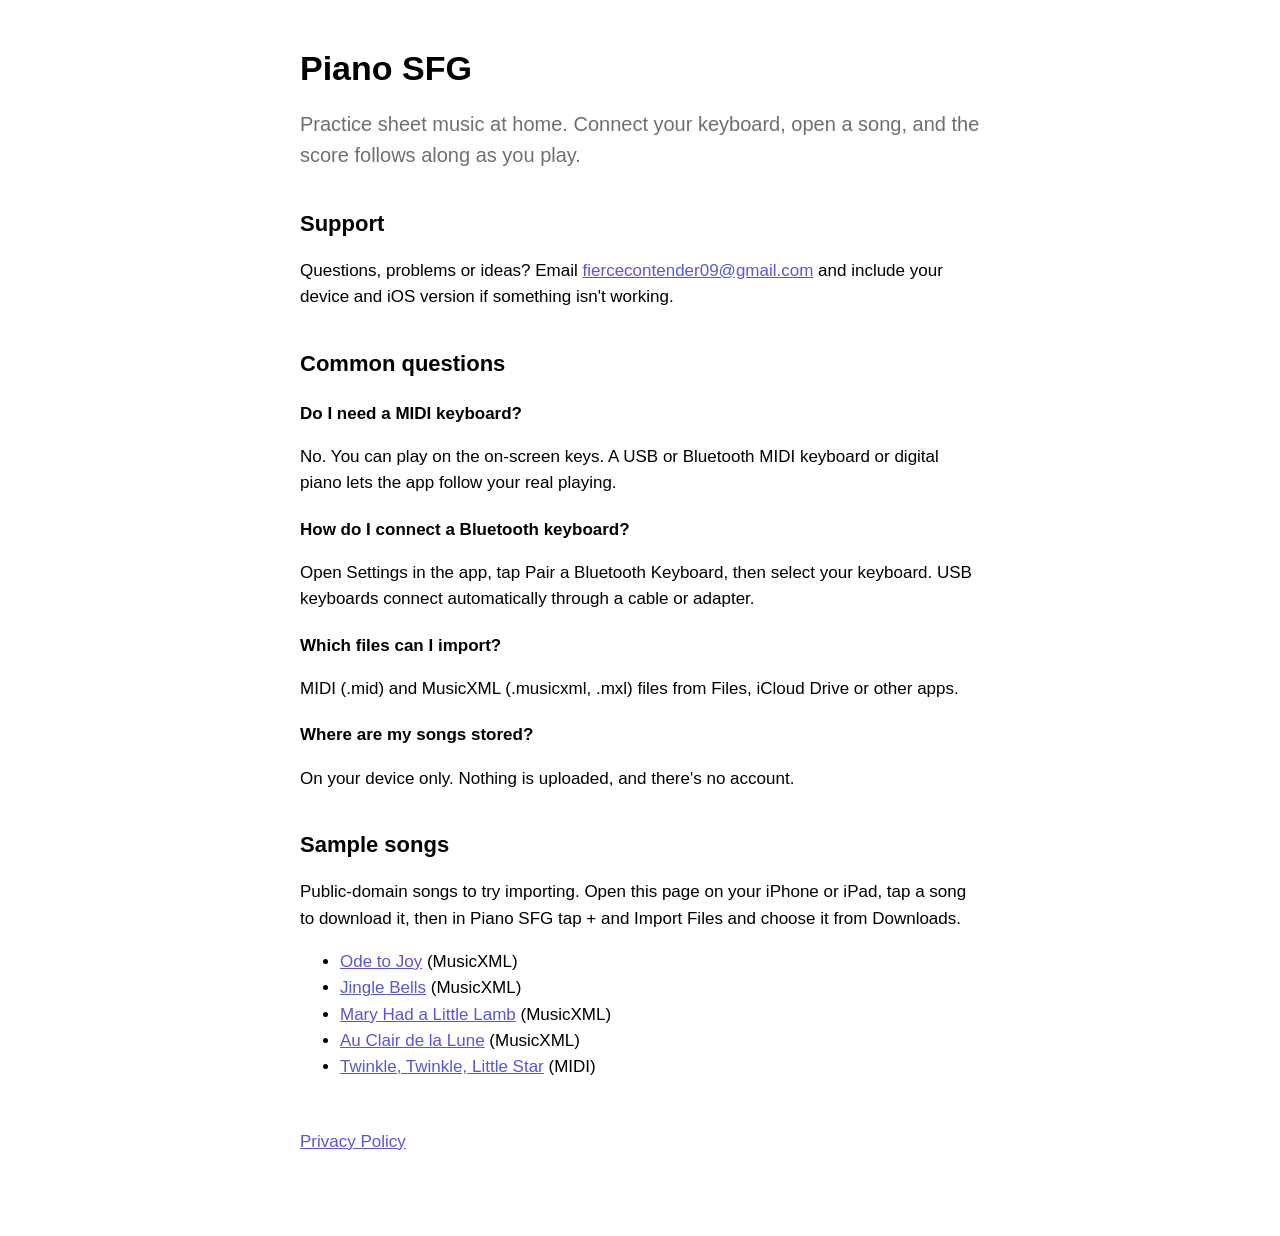
<file: index.html>
<!DOCTYPE html>
<html lang="en">
<head>
<meta charset="utf-8">
<meta name="viewport" content="width=device-width, initial-scale=1">
<title>Piano SFG Support</title>
<link rel="stylesheet" href="style.css">
</head>
<body>
<main>
<h1>Piano SFG</h1>
<p class="lead">Practice sheet music at home. Connect your keyboard, open a song, and the score follows along as you play.</p>

<h2>Support</h2>
<p>Questions, problems or ideas? Email <a href="mailto:fiercecontender09@gmail.com">fiercecontender09@gmail.com</a> and include your device and iOS version if something isn't working.</p>

<h2>Common questions</h2>
<h3>Do I need a MIDI keyboard?</h3>
<p>No. You can play on the on-screen keys. A USB or Bluetooth MIDI keyboard or digital piano lets the app follow your real playing.</p>
<h3>How do I connect a Bluetooth keyboard?</h3>
<p>Open Settings in the app, tap Pair a Bluetooth Keyboard, then select your keyboard. USB keyboards connect automatically through a cable or adapter.</p>
<h3>Which files can I import?</h3>
<p>MIDI (.mid) and MusicXML (.musicxml, .mxl) files from Files, iCloud Drive or other apps.</p>
<h3>Where are my songs stored?</h3>
<p>On your device only. Nothing is uploaded, and there's no account.</p>

<h2>Sample songs</h2>
<p>Public-domain songs to try importing. Open this page on your iPhone or iPad, tap a song to download it, then in Piano SFG tap + and Import Files and choose it from Downloads.</p>
<ul>
<li><a href="samples/ode-to-joy.musicxml" download>Ode to Joy</a> (MusicXML)</li>
<li><a href="samples/jingle-bells.musicxml" download>Jingle Bells</a> (MusicXML)</li>
<li><a href="samples/mary-had-a-little-lamb.musicxml" download>Mary Had a Little Lamb</a> (MusicXML)</li>
<li><a href="samples/au-clair-de-la-lune.musicxml" download>Au Clair de la Lune</a> (MusicXML)</li>
<li><a href="samples/twinkle-twinkle-little-star.mid" download>Twinkle, Twinkle, Little Star</a> (MIDI)</li>
</ul>

<p class="footer"><a href="privacy.html">Privacy Policy</a></p>
</main>
</body>
</html>
</file>
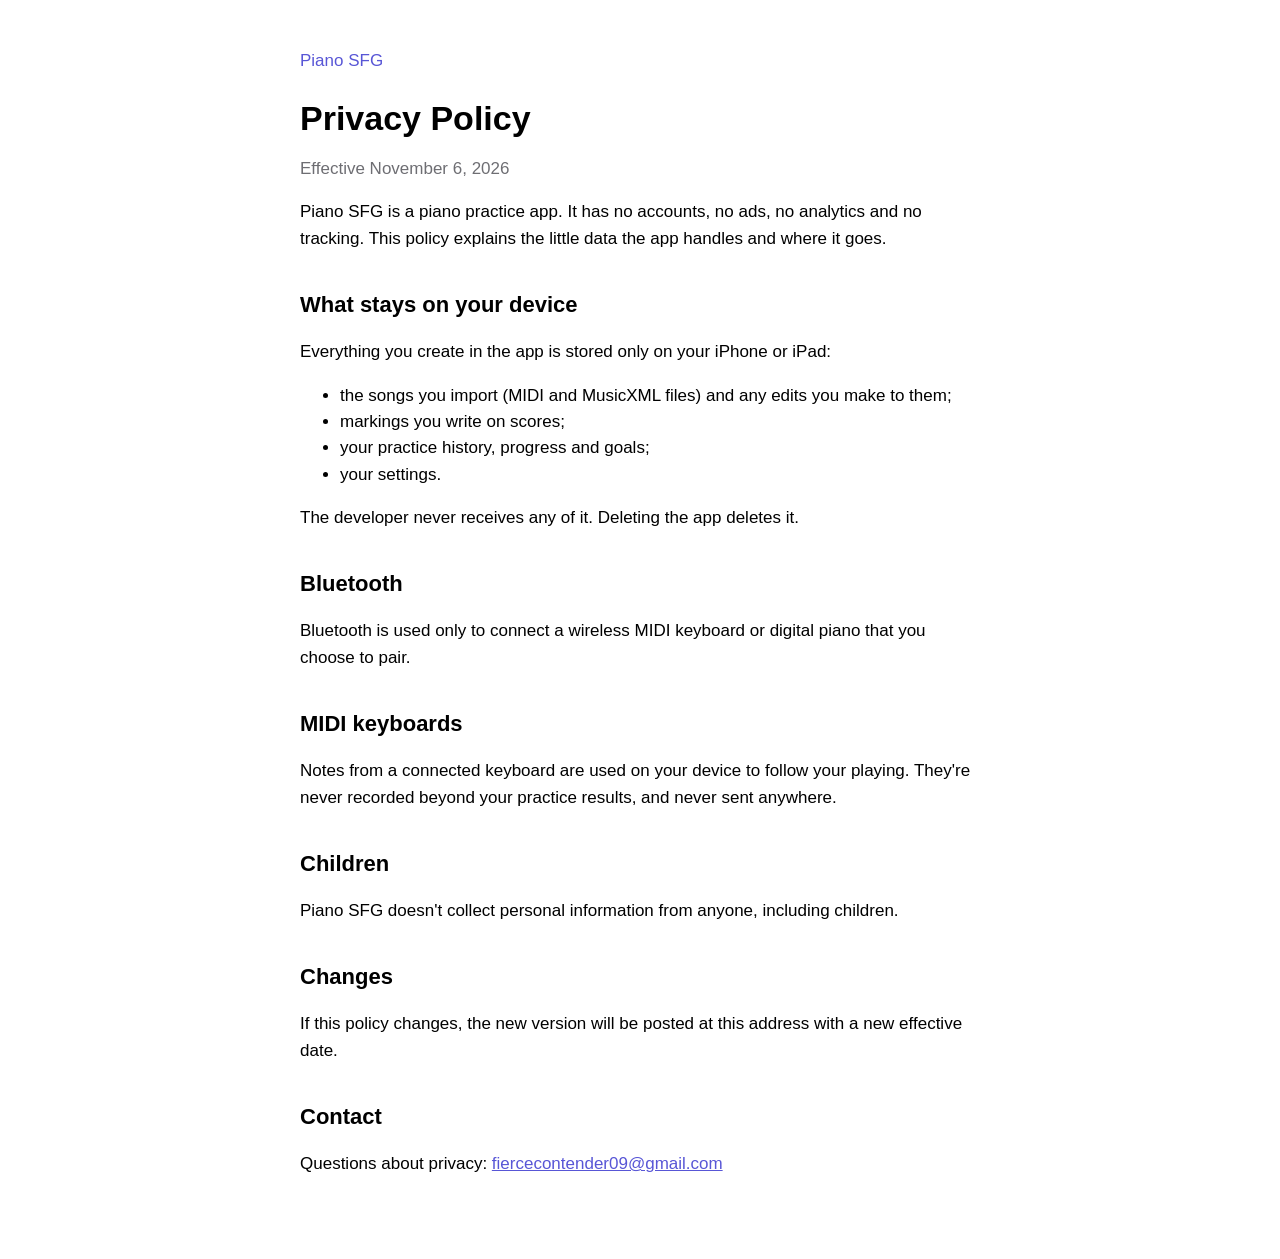
<file: privacy.html>
<!DOCTYPE html>
<html lang="en">
<head>
<meta charset="utf-8">
<meta name="viewport" content="width=device-width, initial-scale=1">
<title>Piano SFG Privacy Policy</title>
<link rel="stylesheet" href="style.css">
</head>
<body>
<main>
<p class="back"><a href="index.html">Piano SFG</a></p>
<h1>Privacy Policy</h1>
<p class="muted">Effective November 6, 2026</p>

<p>Piano SFG is a piano practice app. It has no accounts, no ads, no analytics and no tracking. This policy explains the little data the app handles and where it goes.</p>

<h2>What stays on your device</h2>
<p>Everything you create in the app is stored only on your iPhone or iPad:</p>
<ul>
<li>the songs you import (MIDI and MusicXML files) and any edits you make to them;</li>
<li>markings you write on scores;</li>
<li>your practice history, progress and goals;</li>
<li>your settings.</li>
</ul>
<p>The developer never receives any of it. Deleting the app deletes it.</p>

<h2>Bluetooth</h2>
<p>Bluetooth is used only to connect a wireless MIDI keyboard or digital piano that you choose to pair.</p>

<h2>MIDI keyboards</h2>
<p>Notes from a connected keyboard are used on your device to follow your playing. They're never recorded beyond your practice results, and never sent anywhere.</p>

<h2>Children</h2>
<p>Piano SFG doesn't collect personal information from anyone, including children.</p>

<h2>Changes</h2>
<p>If this policy changes, the new version will be posted at this address with a new effective date.</p>

<h2>Contact</h2>
<p>Questions about privacy: <a href="mailto:fiercecontender09@gmail.com">fiercecontender09@gmail.com</a></p>
</main>
</body>
</html>
</file>
<file: style.css>
:root {
  color-scheme: light dark;
  --accent: #5856D6;
  --muted: #6e6e73;
}
@media (prefers-color-scheme: dark) {
  :root { --accent: #7D7AFF; --muted: #a1a1a6; }
}
body {
  margin: 0;
  font: 17px/1.55 -apple-system, BlinkMacSystemFont, "Helvetica Neue", Helvetica, Arial, sans-serif;
}
main {
  max-width: 680px;
  margin: 0 auto;
  padding: 48px 24px 64px;
}
h1 { font-size: 34px; line-height: 1.2; margin: 0 0 8px; }
h2 { font-size: 22px; margin: 36px 0 8px; }
h3 { font-size: 17px; margin: 20px 0 4px; }
a { color: var(--accent); }
.muted, .back { color: var(--muted); }
.back { margin: 0 0 24px; }
.back a { text-decoration: none; }
.lead { font-size: 20px; color: var(--muted); }
.footer { margin-top: 48px; }
</file>
